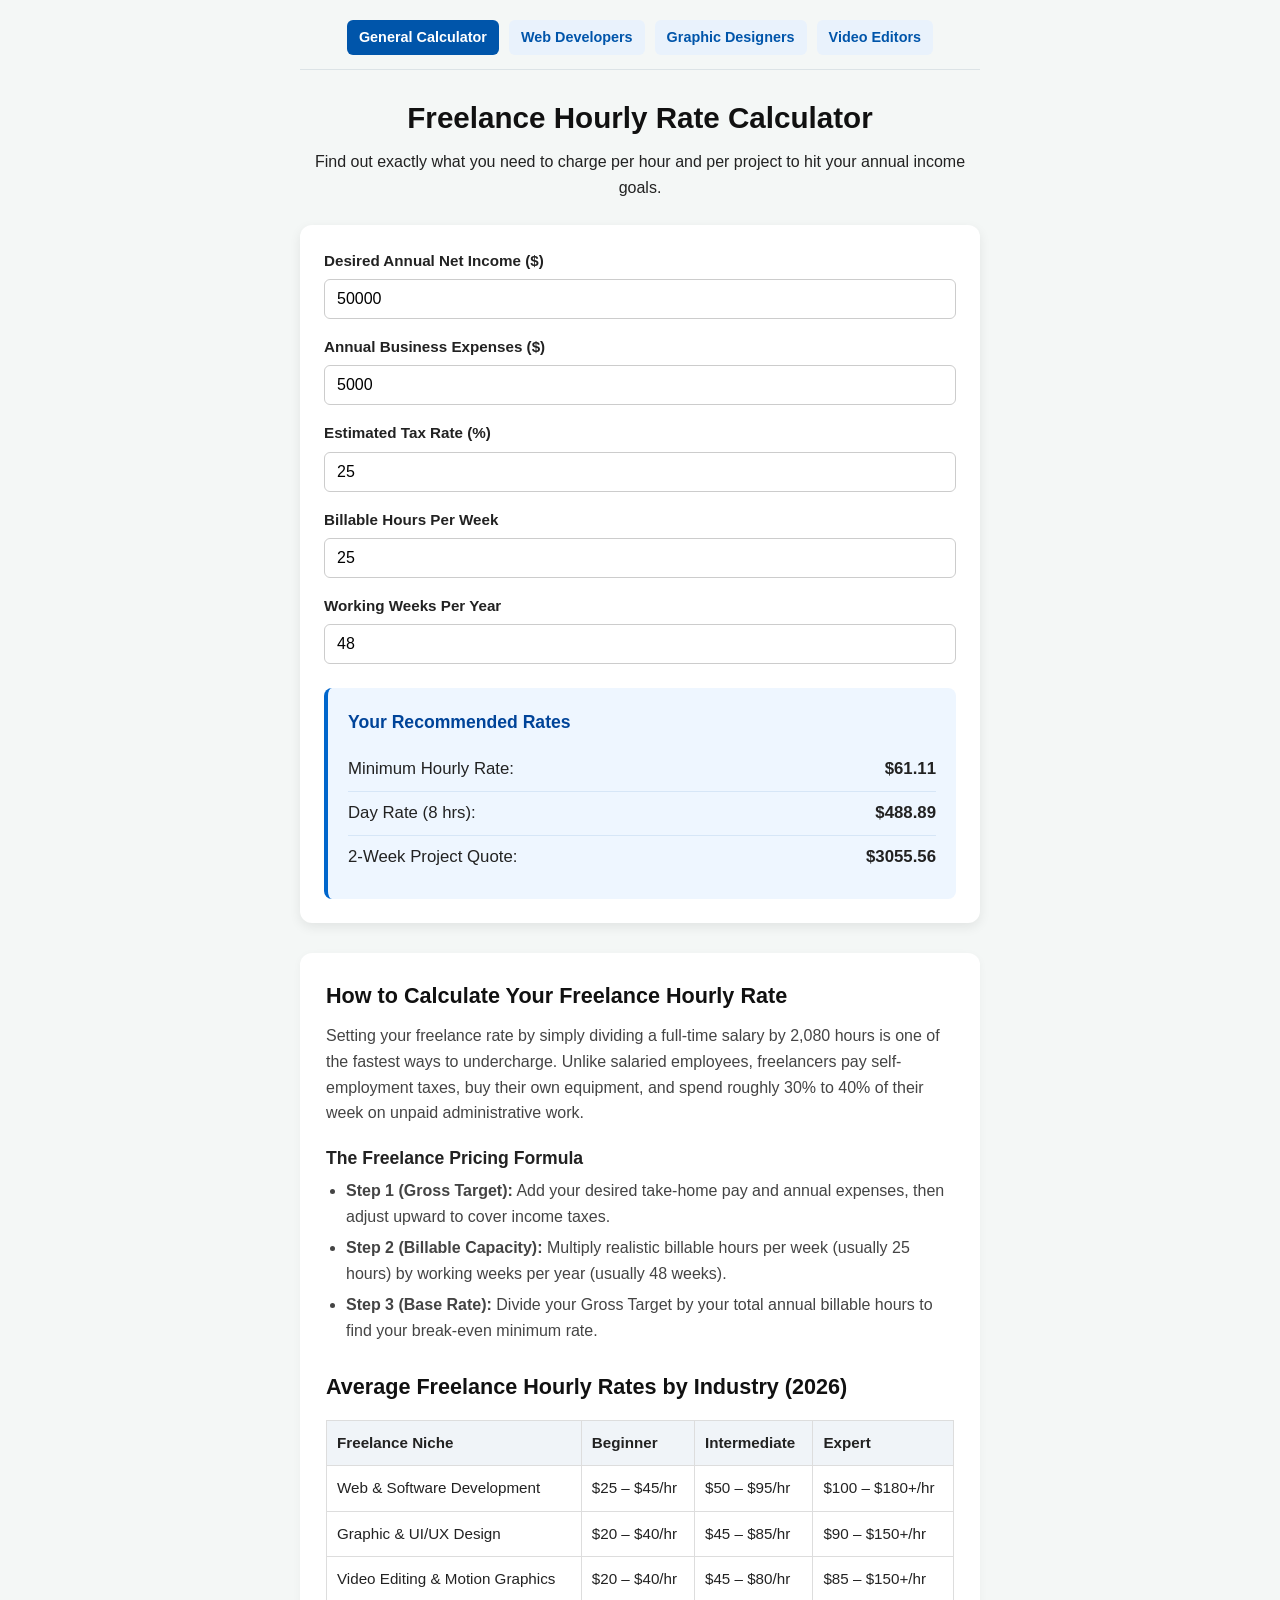
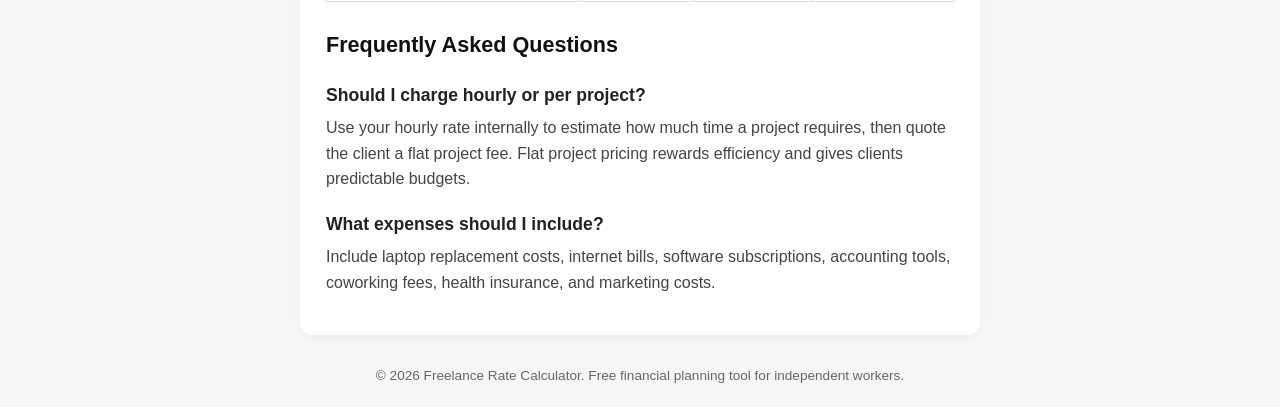
<file: index.html>
<!DOCTYPE html>
<html lang="en">
<head>
  <meta charset="UTF-8">
  <meta name="viewport" content="width=device-width, initial-scale=1.0">
<meta name="google-site-verification" content="si-0ppxEBrg3Gla-h9QT-iys1ylglCHIRYimhJE8mis" />
  <title>Freelance Hourly Rate & Project Price Calculator (2026)</title>
  <meta name="description" content="Calculate your exact freelance hourly rate and project quote in seconds. Factor in expenses, taxes, billable hours, and desired annual income.">
  <link rel="stylesheet" href="style.css">
  <script type="application/ld+json">
  {
    "@context": "https://schema.org",
    "@type": "FAQPage",
    "mainEntity": [{
      "@type": "Question",
      "name": "How do I calculate my freelance hourly rate?",
      "acceptedAnswer": {
        "@type": "Answer",
        "text": "Add your desired annual net income and business expenses, divide by (1 minus your tax rate) to find your gross income target, and divide that number by your total annual billable hours."
      }
    }, {
      "@type": "Question",
      "name": "How many billable hours does a freelancer work per week?",
      "acceptedAnswer": {
        "@type": "Answer",
        "text": "Most full-time freelancers bill between 20 and 30 hours per week. The remaining 10 to 20 hours go toward unpaid tasks like client emails, marketing, invoicing, and admin work."
      }
    }]
  }
  </script>
</head>
<body>
  <main class="container">
    <nav class="top-nav">
      <a href="index.html" class="active">General Calculator</a>
      <a href="rate_calculator.html">Web Developers</a>
      <a href="grapgic_designer.html">Graphic Designers</a>
      <a href="video_editor.html">Video Editors</a>
    </nav>

    <header>
      <h1>Freelance Hourly Rate Calculator</h1>
      <p>Find out exactly what you need to charge per hour and per project to hit your annual income goals.</p>
    </header>

    <section class="calculator-card">
      <div class="input-group">
        <label for="goal">Desired Annual Net Income ($)</label>
        <input type="number" id="goal" value="50000" min="1000">
      </div>
      <div class="input-group">
        <label for="expenses">Annual Business Expenses ($)</label>
        <input type="number" id="expenses" value="5000" min="0">
      </div>
      <div class="input-group">
        <label for="tax">Estimated Tax Rate (%)</label>
        <input type="number" id="tax" value="25" min="0" max="80">
      </div>
      <div class="input-group">
        <label for="hours">Billable Hours Per Week</label>
        <input type="number" id="hours" value="25" min="1" max="80">
      </div>
      <div class="input-group">
        <label for="weeks">Working Weeks Per Year</label>
        <input type="number" id="weeks" value="48" min="1" max="52">
      </div>

      <div class="results-box">
        <h2>Your Recommended Rates</h2>
        <div class="result-item">
          <span>Minimum Hourly Rate:</span>
          <strong id="hourly-result">$0.00</strong>
        </div>
        <div class="result-item">
          <span>Day Rate (8 hrs):</span>
          <strong id="daily-result">$0.00</strong>
        </div>
        <div class="result-item">
          <span>2-Week Project Quote:</span>
          <strong id="project-result">$0.00</strong>
        </div>
      </div>
    </section>

    <article class="seo-content">
      <h2>How to Calculate Your Freelance Hourly Rate</h2>
      <p>Setting your freelance rate by simply dividing a full-time salary by 2,080 hours is one of the fastest ways to undercharge. Unlike salaried employees, freelancers pay self-employment taxes, buy their own equipment, and spend roughly 30% to 40% of their week on unpaid administrative work.</p>

      <h3>The Freelance Pricing Formula</h3>
      <ul>
        <li><strong>Step 1 (Gross Target):</strong> Add your desired take-home pay and annual expenses, then adjust upward to cover income taxes.</li>
        <li><strong>Step 2 (Billable Capacity):</strong> Multiply realistic billable hours per week (usually 25 hours) by working weeks per year (usually 48 weeks).</li>
        <li><strong>Step 3 (Base Rate):</strong> Divide your Gross Target by your total annual billable hours to find your break-even minimum rate.</li>
      </ul>

      <h2>Average Freelance Hourly Rates by Industry (2026)</h2>
      <table class="rate-table">
        <thead>
          <tr>
            <th>Freelance Niche</th>
            <th>Beginner</th>
            <th>Intermediate</th>
            <th>Expert</th>
          </tr>
        </thead>
        <tbody>
          <tr>
            <td>Web & Software Development</td>
            <td>$25 – $45/hr</td>
            <td>$50 – $95/hr</td>
            <td>$100 – $180+/hr</td>
          </tr>
          <tr>
            <td>Graphic & UI/UX Design</td>
            <td>$20 – $40/hr</td>
            <td>$45 – $85/hr</td>
            <td>$90 – $150+/hr</td>
          </tr>
          <tr>
            <td>Video Editing & Motion Graphics</td>
            <td>$20 – $40/hr</td>
            <td>$45 – $80/hr</td>
            <td>$85 – $150+/hr</td>
          </tr>
        </tbody>
      </table>

      <h2>Frequently Asked Questions</h2>
      <h3>Should I charge hourly or per project?</h3>
      <p>Use your hourly rate internally to estimate how much time a project requires, then quote the client a flat project fee. Flat project pricing rewards efficiency and gives clients predictable budgets.</p>

      <h3>What expenses should I include?</h3>
      <p>Include laptop replacement costs, internet bills, software subscriptions, accounting tools, coworking fees, health insurance, and marketing costs.</p>
    </article>

    <footer>
      <p>&copy; 2026 Freelance Rate Calculator. Free financial planning tool for independent workers.</p>
    </footer>
  </main>
  <script src="script.js"></script>
</body>
</html>
</file>
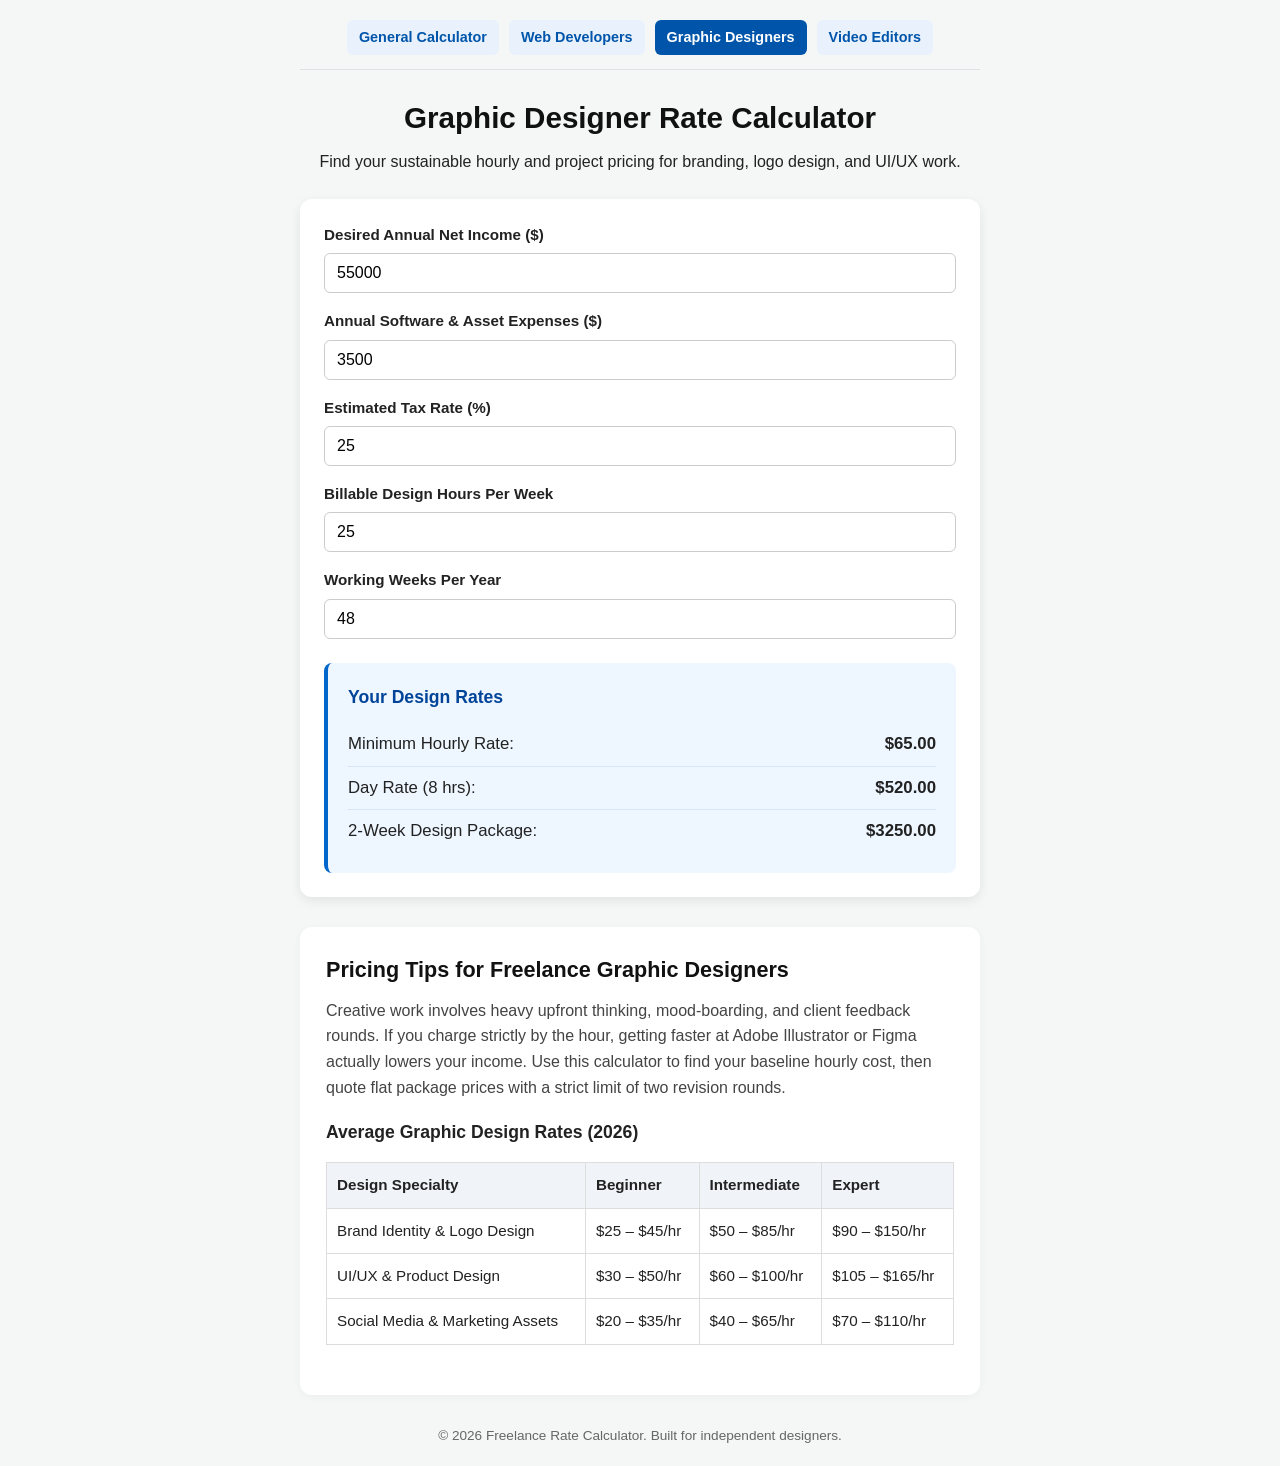
<file: grapgic_designer.html>
<!DOCTYPE html>
<html lang="en">
<head>
  <meta charset="UTF-8">
  <meta name="viewport" content="width=device-width, initial-scale=1.0">
  <title>Freelance Graphic Designer Hourly Rate Calculator (2026)</title>
  <meta name="description" content="Calculate your freelance graphic design or UI/UX hourly rate. Factor in Creative Cloud subscriptions, revisions, taxes, and annual income goals.">
  <link rel="stylesheet" href="style.css">
</head>
<body>
  <main class="container">
    <nav class="top-nav">
      <a href="index.html">General Calculator</a>
      <a href="rate_calculator.html">Web Developers</a>
      <a href="grapgic_designer.html" class="active">Graphic Designers</a>
      <a href="video_editor.html">Video Editors</a>
    </nav>

    <header>
      <h1>Graphic Designer Rate Calculator</h1>
      <p>Find your sustainable hourly and project pricing for branding, logo design, and UI/UX work.</p>
    </header>

    <section class="calculator-card">
      <div class="input-group">
        <label for="goal">Desired Annual Net Income ($)</label>
        <input type="number" id="goal" value="55000" min="1000">
      </div>
      <div class="input-group">
        <label for="expenses">Annual Software & Asset Expenses ($)</label>
        <input type="number" id="expenses" value="3500" min="0">
      </div>
      <div class="input-group">
        <label for="tax">Estimated Tax Rate (%)</label>
        <input type="number" id="tax" value="25" min="0" max="80">
      </div>
      <div class="input-group">
        <label for="hours">Billable Design Hours Per Week</label>
        <input type="number" id="hours" value="25" min="1" max="80">
      </div>
      <div class="input-group">
        <label for="weeks">Working Weeks Per Year</label>
        <input type="number" id="weeks" value="48" min="1" max="52">
      </div>

      <div class="results-box">
        <h2>Your Design Rates</h2>
        <div class="result-item">
          <span>Minimum Hourly Rate:</span>
          <strong id="hourly-result">$0.00</strong>
        </div>
        <div class="result-item">
          <span>Day Rate (8 hrs):</span>
          <strong id="daily-result">$0.00</strong>
        </div>
        <div class="result-item">
          <span>2-Week Design Package:</span>
          <strong id="project-result">$0.00</strong>
        </div>
      </div>
    </section>

    <article class="seo-content">
      <h2>Pricing Tips for Freelance Graphic Designers</h2>
      <p>Creative work involves heavy upfront thinking, mood-boarding, and client feedback rounds. If you charge strictly by the hour, getting faster at Adobe Illustrator or Figma actually lowers your income. Use this calculator to find your baseline hourly cost, then quote flat package prices with a strict limit of two revision rounds.</p>

      <h3>Average Graphic Design Rates (2026)</h3>
      <table class="rate-table">
        <thead>
          <tr>
            <th>Design Specialty</th>
            <th>Beginner</th>
            <th>Intermediate</th>
            <th>Expert</th>
          </tr>
        </thead>
        <tbody>
          <tr>
            <td>Brand Identity & Logo Design</td>
            <td>$25 – $45/hr</td>
            <td>$50 – $85/hr</td>
            <td>$90 – $150/hr</td>
          </tr>
          <tr>
            <td>UI/UX & Product Design</td>
            <td>$30 – $50/hr</td>
            <td>$60 – $100/hr</td>
            <td>$105 – $165/hr</td>
          </tr>
          <tr>
            <td>Social Media & Marketing Assets</td>
            <td>$20 – $35/hr</td>
            <td>$40 – $65/hr</td>
            <td>$70 – $110/hr</td>
          </tr>
        </tbody>
      </table>
    </article>

    <footer>
      <p>&copy; 2026 Freelance Rate Calculator. Built for independent designers.</p>
    </footer>
  </main>
  <script src="script.js"></script>
</body>
</html>
</file>
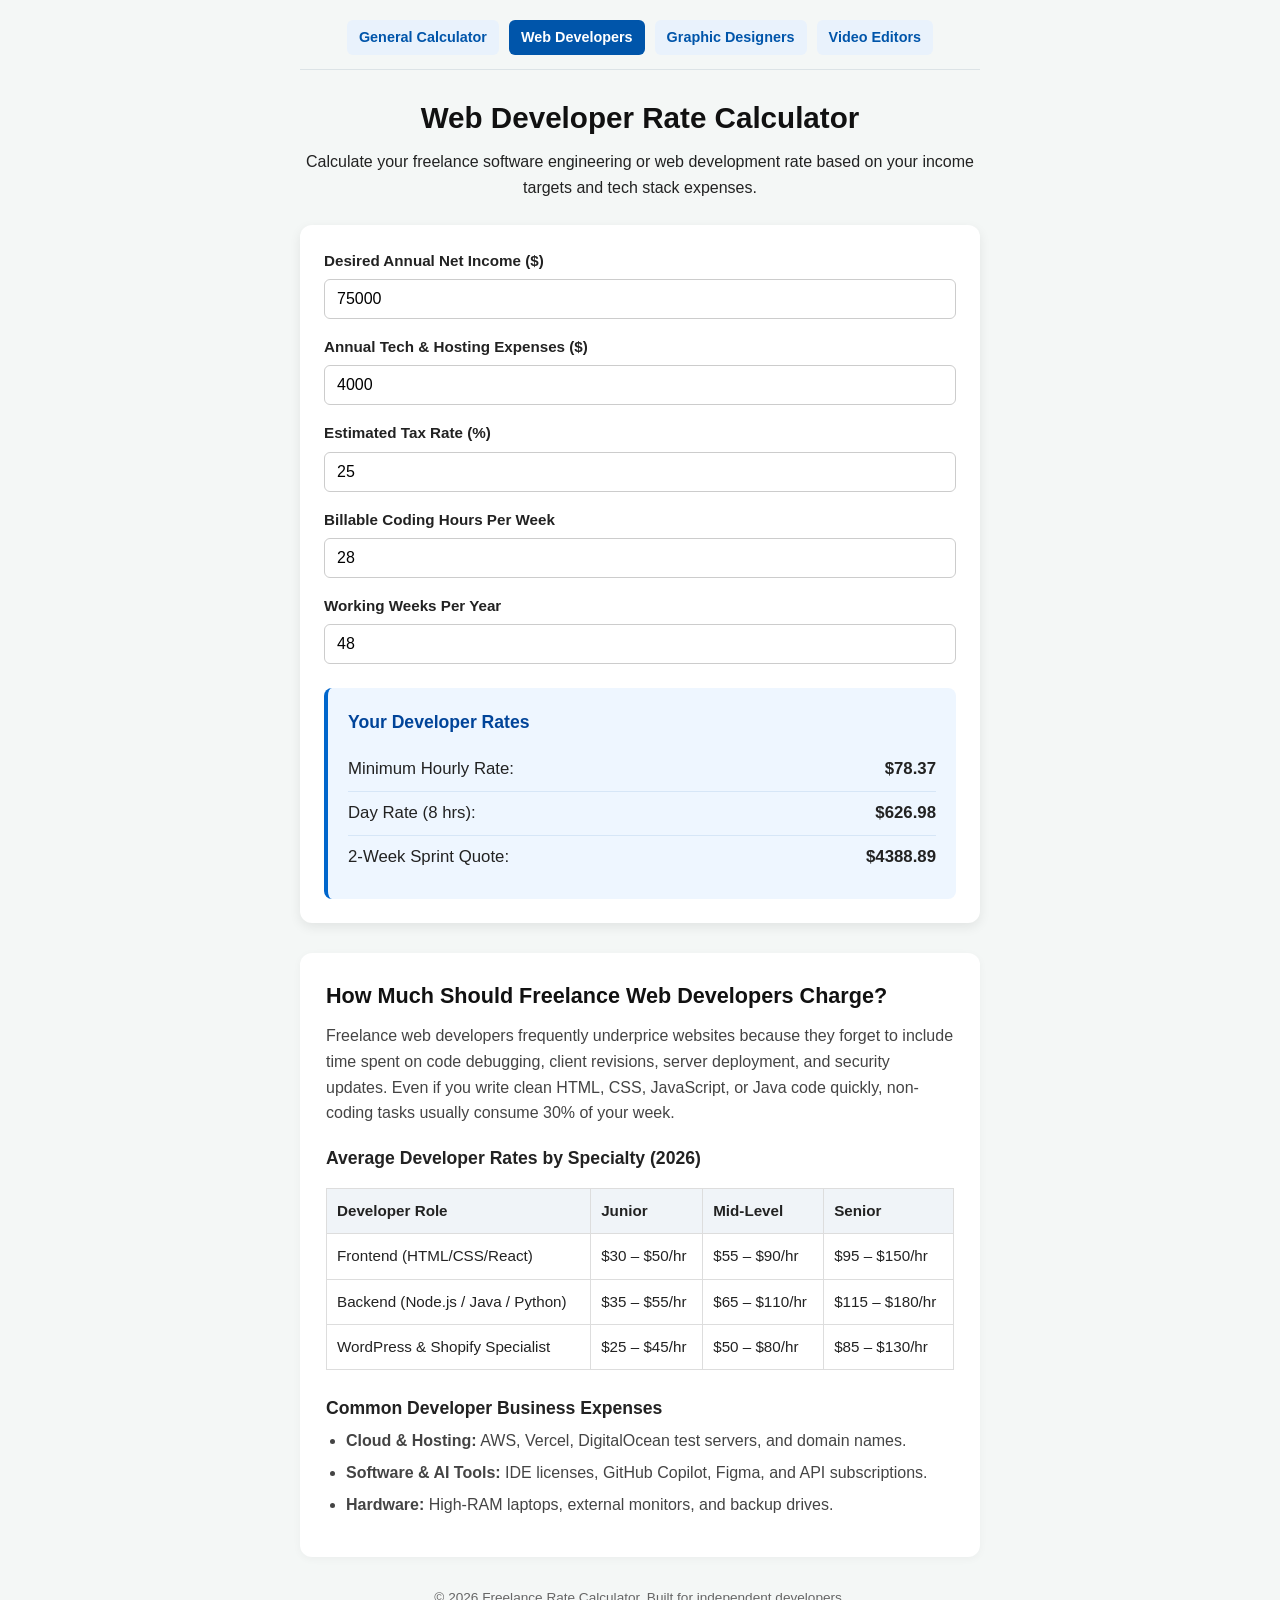
<file: rate_calculator.html>
<!DOCTYPE html>
<html lang="en">
<head>
  <meta charset="UTF-8">
  <meta name="viewport" content="width=device-width, initial-scale=1.0">
  <title>Freelance Web Developer Hourly Rate Calculator (2026)</title>
  <meta name="description" content="Calculate your freelance web developer hourly rate and website project quote. Pre-configured for frontend, backend, and full-stack developers.">
  <link rel="stylesheet" href="style.css">
</head>
<body>
  <main class="container">
    <nav class="top-nav">
      <a href="index.html">General Calculator</a>
      <a href="rate_calculator.html" class="active">Web Developers</a>
      <a href="grapgic_designer.html">Graphic Designers</a>
      <a href="video_editor.html">Video Editors</a>
    </nav>

    <header>
      <h1>Web Developer Rate Calculator</h1>
      <p>Calculate your freelance software engineering or web development rate based on your income targets and tech stack expenses.</p>
    </header>

    <section class="calculator-card">
      <div class="input-group">
        <label for="goal">Desired Annual Net Income ($)</label>
        <input type="number" id="goal" value="75000" min="1000">
      </div>
      <div class="input-group">
        <label for="expenses">Annual Tech & Hosting Expenses ($)</label>
        <input type="number" id="expenses" value="4000" min="0">
      </div>
      <div class="input-group">
        <label for="tax">Estimated Tax Rate (%)</label>
        <input type="number" id="tax" value="25" min="0" max="80">
      </div>
      <div class="input-group">
        <label for="hours">Billable Coding Hours Per Week</label>
        <input type="number" id="hours" value="28" min="1" max="80">
      </div>
      <div class="input-group">
        <label for="weeks">Working Weeks Per Year</label>
        <input type="number" id="weeks" value="48" min="1" max="52">
      </div>

      <div class="results-box">
        <h2>Your Developer Rates</h2>
        <div class="result-item">
          <span>Minimum Hourly Rate:</span>
          <strong id="hourly-result">$0.00</strong>
        </div>
        <div class="result-item">
          <span>Day Rate (8 hrs):</span>
          <strong id="daily-result">$0.00</strong>
        </div>
        <div class="result-item">
          <span>2-Week Sprint Quote:</span>
          <strong id="project-result">$0.00</strong>
        </div>
      </div>
    </section>

    <article class="seo-content">
      <h2>How Much Should Freelance Web Developers Charge?</h2>
      <p>Freelance web developers frequently underprice websites because they forget to include time spent on code debugging, client revisions, server deployment, and security updates. Even if you write clean HTML, CSS, JavaScript, or Java code quickly, non-coding tasks usually consume 30% of your week.</p>

      <h3>Average Developer Rates by Specialty (2026)</h3>
      <table class="rate-table">
        <thead>
          <tr>
            <th>Developer Role</th>
            <th>Junior</th>
            <th>Mid-Level</th>
            <th>Senior</th>
          </tr>
        </thead>
        <tbody>
          <tr>
            <td>Frontend (HTML/CSS/React)</td>
            <td>$30 – $50/hr</td>
            <td>$55 – $90/hr</td>
            <td>$95 – $150/hr</td>
          </tr>
          <tr>
            <td>Backend (Node.js / Java / Python)</td>
            <td>$35 – $55/hr</td>
            <td>$65 – $110/hr</td>
            <td>$115 – $180/hr</td>
          </tr>
          <tr>
            <td>WordPress & Shopify Specialist</td>
            <td>$25 – $45/hr</td>
            <td>$50 – $80/hr</td>
            <td>$85 – $130/hr</td>
          </tr>
        </tbody>
      </table>

      <h3>Common Developer Business Expenses</h3>
      <ul>
        <li><strong>Cloud & Hosting:</strong> AWS, Vercel, DigitalOcean test servers, and domain names.</li>
        <li><strong>Software & AI Tools:</strong> IDE licenses, GitHub Copilot, Figma, and API subscriptions.</li>
        <li><strong>Hardware:</strong> High-RAM laptops, external monitors, and backup drives.</li>
      </ul>
    </article>

    <footer>
      <p>&copy; 2026 Freelance Rate Calculator. Built for independent developers.</p>
    </footer>
  </main>
  <script src="script.js"></script>
</body>
</html>
</file>
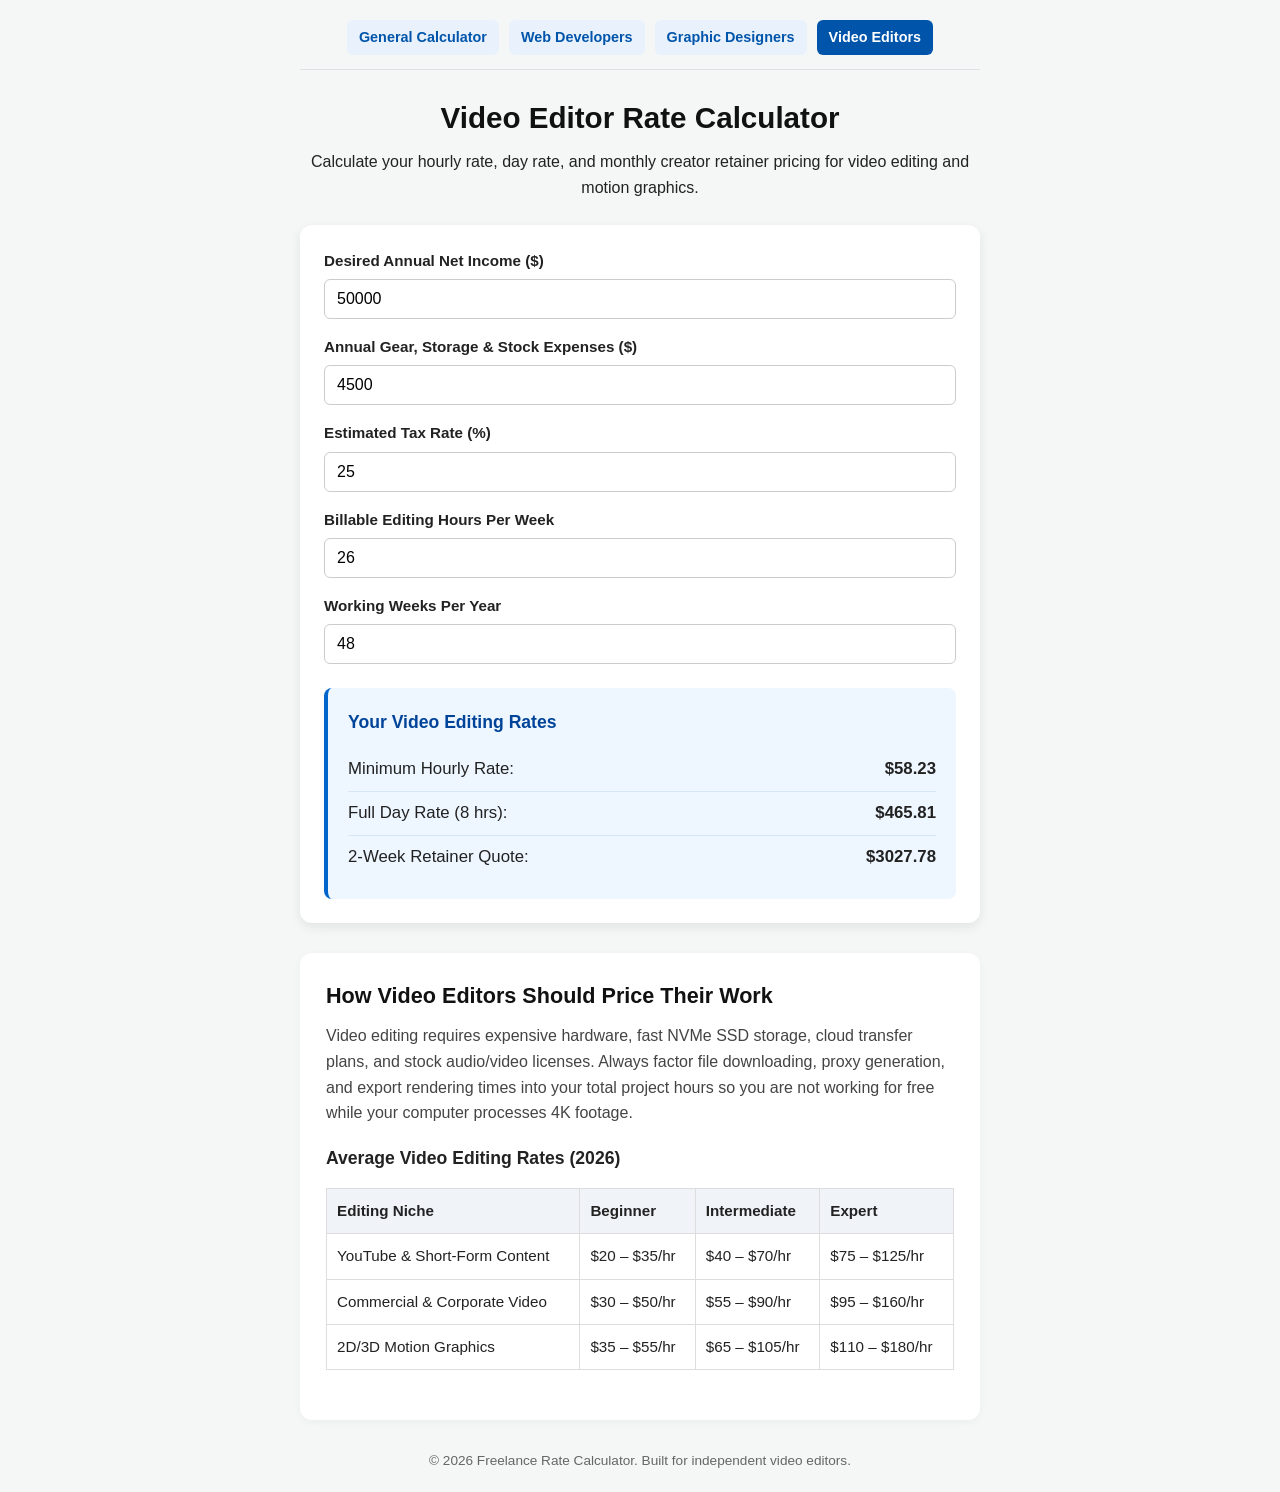
<file: video_editor.html>
<!DOCTYPE html>
<html lang="en">
<head>
  <meta charset="UTF-8">
  <meta name="viewport" content="width=device-width, initial-scale=1.0">
  <title>Freelance Video Editor Hourly & Day Rate Calculator (2026)</title>
  <meta name="description" content="Calculate your freelance video editing hourly rate, day rate, and YouTube retainer pricing. Account for storage drives, software, and rendering time.">
  <link rel="stylesheet" href="style.css">
</head>
<body>
  <main class="container">
    <nav class="top-nav">
      <a href="index.html">General Calculator</a>
      <a href="rate_calculator.html">Web Developers</a>
      <a href="grapgic_designer.html">Graphic Designers</a>
      <a href="video_editor.html" class="active">Video Editors</a>
    </nav>

    <header>
      <h1>Video Editor Rate Calculator</h1>
      <p>Calculate your hourly rate, day rate, and monthly creator retainer pricing for video editing and motion graphics.</p>
    </header>

    <section class="calculator-card">
      <div class="input-group">
        <label for="goal">Desired Annual Net Income ($)</label>
        <input type="number" id="goal" value="50000" min="1000">
      </div>
      <div class="input-group">
        <label for="expenses">Annual Gear, Storage & Stock Expenses ($)</label>
        <input type="number" id="expenses" value="4500" min="0">
      </div>
      <div class="input-group">
        <label for="tax">Estimated Tax Rate (%)</label>
        <input type="number" id="tax" value="25" min="0" max="80">
      </div>
      <div class="input-group">
        <label for="hours">Billable Editing Hours Per Week</label>
        <input type="number" id="hours" value="26" min="1" max="80">
      </div>
      <div class="input-group">
        <label for="weeks">Working Weeks Per Year</label>
        <input type="number" id="weeks" value="48" min="1" max="52">
      </div>

      <div class="results-box">
        <h2>Your Video Editing Rates</h2>
        <div class="result-item">
          <span>Minimum Hourly Rate:</span>
          <strong id="hourly-result">$0.00</strong>
        </div>
        <div class="result-item">
          <span>Full Day Rate (8 hrs):</span>
          <strong id="daily-result">$0.00</strong>
        </div>
        <div class="result-item">
          <span>2-Week Retainer Quote:</span>
          <strong id="project-result">$0.00</strong>
        </div>
      </div>
    </section>

    <article class="seo-content">
      <h2>How Video Editors Should Price Their Work</h2>
      <p>Video editing requires expensive hardware, fast NVMe SSD storage, cloud transfer plans, and stock audio/video licenses. Always factor file downloading, proxy generation, and export rendering times into your total project hours so you are not working for free while your computer processes 4K footage.</p>

      <h3>Average Video Editing Rates (2026)</h3>
      <table class="rate-table">
        <thead>
          <tr>
            <th>Editing Niche</th>
            <th>Beginner</th>
            <th>Intermediate</th>
            <th>Expert</th>
          </tr>
        </thead>
        <tbody>
          <tr>
            <td>YouTube & Short-Form Content</td>
            <td>$20 – $35/hr</td>
            <td>$40 – $70/hr</td>
            <td>$75 – $125/hr</td>
          </tr>
          <tr>
            <td>Commercial & Corporate Video</td>
            <td>$30 – $50/hr</td>
            <td>$55 – $90/hr</td>
            <td>$95 – $160/hr</td>
          </tr>
          <tr>
            <td>2D/3D Motion Graphics</td>
            <td>$35 – $55/hr</td>
            <td>$65 – $105/hr</td>
            <td>$110 – $180/hr</td>
          </tr>
        </tbody>
      </table>
    </article>

    <footer>
      <p>&copy; 2026 Freelance Rate Calculator. Built for independent video editors.</p>
    </footer>
  </main>
  <script src="script.js"></script>
</body>
</html>
</file>
<file: style.css>
* {
  box-sizing: border-box;
  margin: 0;
  padding: 0;
  font-family: -apple-system, BlinkMacSystemFont, "Segoe UI", Roboto, sans-serif;
}

body {
  background-color: #f4f7f6;
  color: #222;
  line-height: 1.6;
  padding: 20px;
}

.container {
  max-width: 680px;
  margin: 0 auto;
}

.top-nav {
  display: flex;
  flex-wrap: wrap;
  justify-content: center;
  gap: 10px;
  margin-bottom: 24px;
  padding-bottom: 14px;
  border-bottom: 1px solid #dce3e6;
}

.top-nav a {
  text-decoration: none;
  color: #0055aa;
  font-weight: 600;
  font-size: 0.9rem;
  padding: 6px 12px;
  border-radius: 6px;
  background: #e9f2fc;
}

.top-nav a.active, .top-nav a:hover {
  background: #0055aa;
  color: #ffffff;
}

header {
  text-align: center;
  margin-bottom: 24px;
}

header h1 {
  font-size: 1.85rem;
  color: #111;
  margin-bottom: 8px;
}

.calculator-card {
  background: #ffffff;
  padding: 24px;
  border-radius: 12px;
  box-shadow: 0 4px 12px rgba(0, 0, 0, 0.08);
  margin-bottom: 30px;
}

.input-group {
  margin-bottom: 16px;
}

.input-group label {
  display: block;
  font-weight: 600;
  margin-bottom: 6px;
  font-size: 0.95rem;
}

.input-group input {
  width: 100%;
  padding: 10px 12px;
  border: 1px solid #ccc;
  border-radius: 6px;
  font-size: 1rem;
}

.results-box {
  margin-top: 24px;
  padding: 20px;
  background-color: #eef6ff;
  border-radius: 8px;
  border-left: 4px solid #0066cc;
}

.results-box h2 {
  font-size: 1.1rem;
  margin-bottom: 12px;
  color: #004499;
}

.result-item {
  display: flex;
  justify-content: space-between;
  padding: 8px 0;
  border-bottom: 1px solid #d6e6f7;
  font-size: 1.05rem;
}

.result-item:last-child {
  border-bottom: none;
}

.seo-content {
  background: #fff;
  padding: 26px;
  border-radius: 12px;
  box-shadow: 0 2px 8px rgba(0, 0, 0, 0.04);
}

.seo-content h2 {
  font-size: 1.35rem;
  margin-top: 26px;
  margin-bottom: 10px;
  color: #111;
}

.seo-content h2:first-child {
  margin-top: 0;
}

.seo-content h3 {
  font-size: 1.1rem;
  margin-top: 18px;
  margin-bottom: 6px;
  color: #222;
}

.seo-content p, .seo-content ul {
  margin-bottom: 14px;
  color: #444;
}

.seo-content ul {
  padding-left: 20px;
}

.seo-content li {
  margin-bottom: 6px;
}

.rate-table {
  width: 100%;
  border-collapse: collapse;
  margin: 16px 0 24px 0;
  font-size: 0.95rem;
}

.rate-table th, .rate-table td {
  border: 1px solid #ddd;
  padding: 10px;
  text-align: left;
}

.rate-table th {
  background-color: #f0f4f8;
  font-weight: 600;
}

footer {
  text-align: center;
  margin-top: 30px;
  font-size: 0.85rem;
  color: #666;
}
</file>
